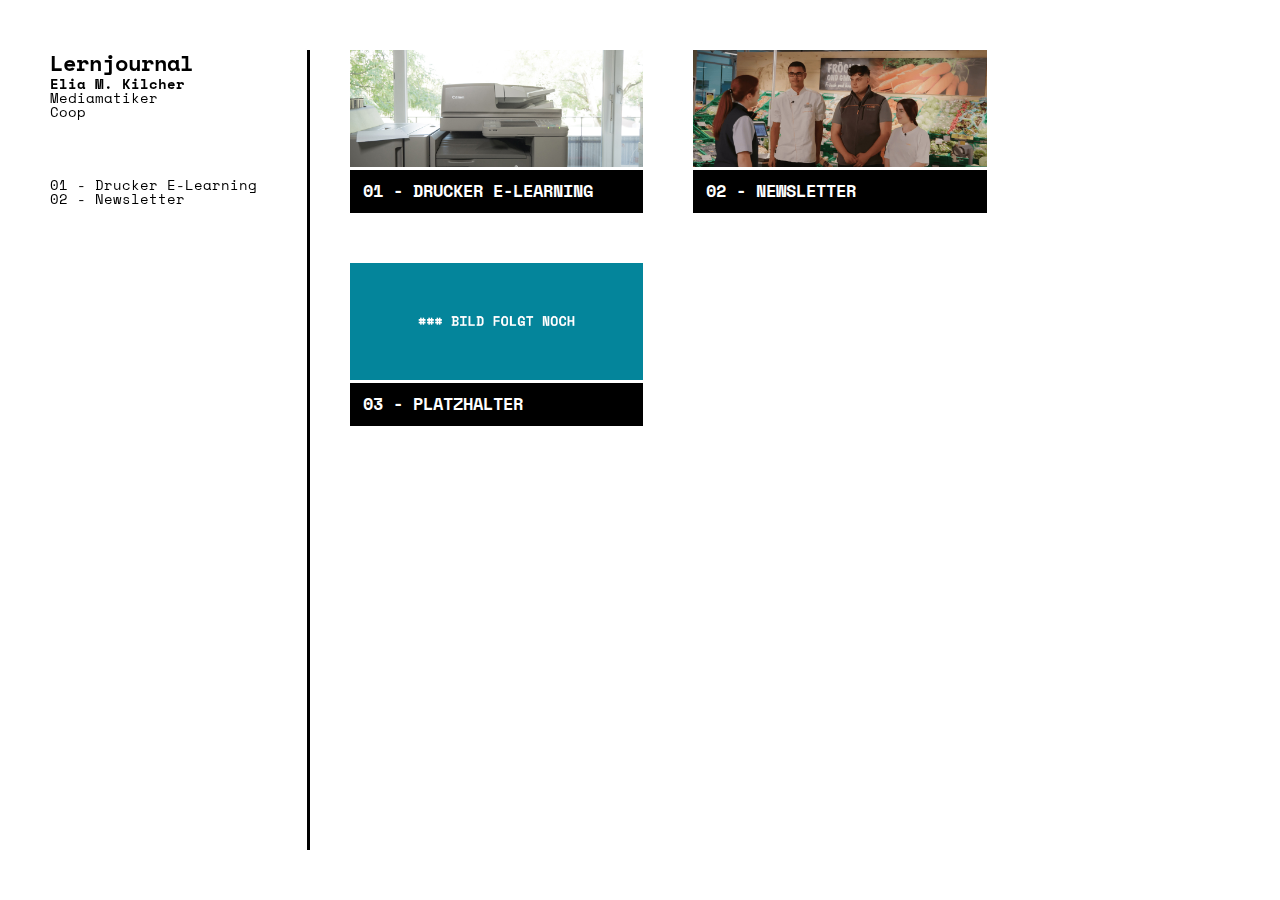
<file: index.html>
<!DOCTYPE HTML>
<html lang="de">
<head>
  <!-- META -->
    <meta charset="utf-8" />
    <meta name="viewport" content="width=device-width, initial-scale=1">

  <!-- TITEL -->
    <title>Lernjournal</title>

  <!-- SEO -->
    <meta name="keywords" content="Lernjournal, Coop, Elia Kilcher, Mediamatiker" />
    <meta name="description" content="Google wird das hier lesen wollen." />
    <meta name="author" content="Elia Kilcher" />

  <!-- STYLESHEET -->
    <link rel="stylesheet" type="text/css" href="css/reset.css" />
    <link rel="stylesheet" type="text/css" href="css/style.css" />

  <!-- FAVICON -->

  <!-- FONTS -->
    <link href="https://use.fontawesome.com/releases/v5.0.4/css/all.css" rel="stylesheet">
    <link href="https://fonts.googleapis.com/icon?family=Material+Icons" rel="stylesheet">
    <link rel="stylesheet" href="https://use.fontawesome.com/releases/v5.3.1/css/all.css" integrity="sha384-mzrmE5qonljUremFsqc01SB46JvROS7bZs3IO2EmfFsd15uHvIt+Y8vEf7N7fWAU" crossorigin="anonymous">

  <!-- SCRIPT -->
    <script type="text/javascript" src="https://cdnjs.cloudflare.com/ajax/libs/jquery/3.3.1/jquery.min.js"></script>
    <script type="text/javascript" src="js/script.js"></script>

</head>
<body>
    <div class="border btop"></div>
    <div class="border bbottom"></div>
  <!--- NAVIGATIONSLEISTE -->
    <aside class="home-aside">
      <!--- KOPF -->
        <a class="logo" href="index.html">
          <h1 class="bold">Lernjournal</h1>
          <p class="bold">Elia M. Kilcher</p>
          <p>Mediamatiker</p>
          <p>Coop</p>
        </a>
      <!-- KAPITELAUSWAHL -->
        <nav>
          <a><i class="material-icons backtooverview menu-button">apps</i></a>
          <ul class="menu">
            <li><a href="kapitel/01.html">01 - Drucker E-Learning</a></li>
            <li><a href="kapitel/02.html">02 - Newsletter</a></li>
          </ul>
        </nav>
    </aside>

  <!-- PREVIEW -->
    <main class="row">
      <div class="col-33 vorschaubild">
        <a href="kapitel/01.html">
          <img src="kapitel/img/01/vorschaubild.jpg" />
          <h2>01 - DRUCKER E-LEARNING</h2>
        </a>
      </div>
      <div class="col-33 vorschaubild">
        <a href="kapitel/02.html">
          <img src="kapitel/img/02/vorschaubild.jpg" />
          <h2>02 - NEWSLETTER</h2>
        </a>
      </div>
      <div class="col-33 vorschaubild">
        <a href="kapitel/03.html">
          <img src="kapitel/img/platzhalter.jpg" />
          <h2>03 - PLATZHALTER</h2>
        </a>
      </div>
    </main>
</body>
</html>
</file>
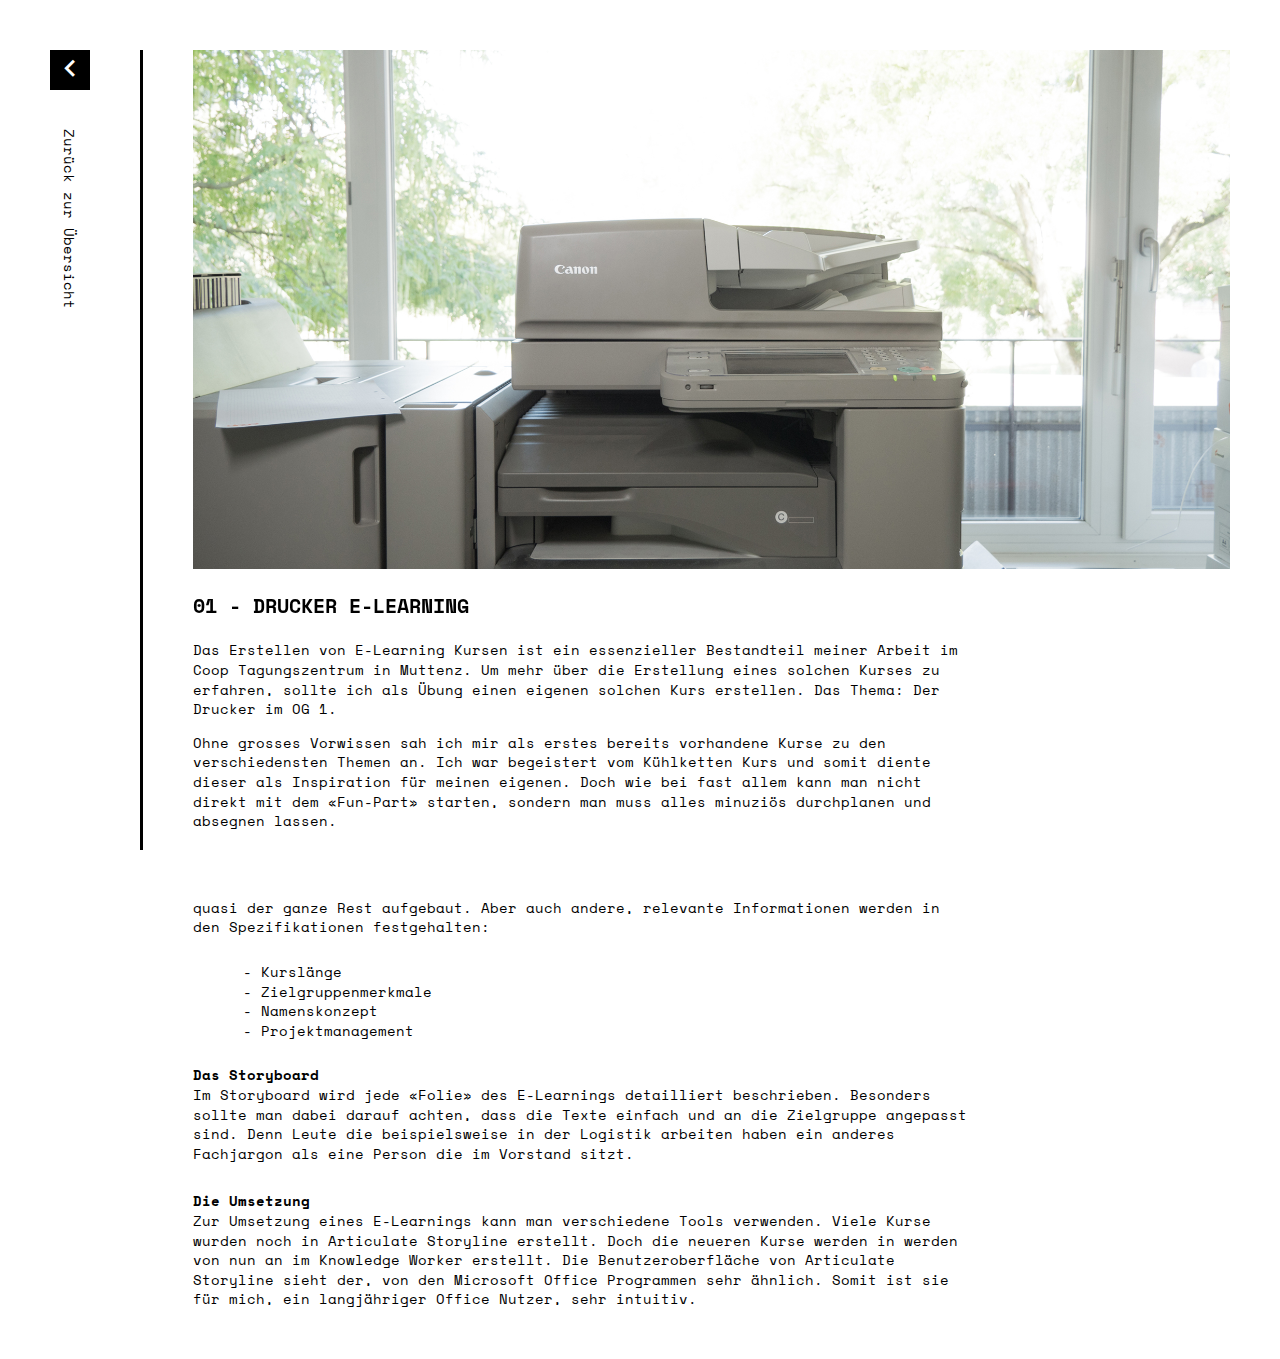
<file: kapitel/01.html>
<!DOCTYPE HTML>
<html lang="de">
<head>
  <!-- META -->
    <meta charset="utf-8" />
    <meta name="viewport" content="width=device-width, initial-scale=1">

  <!-- TITEL -->
    <title>Lernjournal</title>

  <!-- SEO -->
    <meta name="keywords" content="Lernjournal, Coop, Elia Kilcher, Mediamatiker" />
    <meta name="description" content="Google wird das hier lesen wollen." />
    <meta name="author" content="Elia Kilcher" />

  <!-- STYLESHEET -->
    <link rel="stylesheet" type="text/css" href="../css/reset.css" />
    <link rel="stylesheet" type="text/css" href="../css/style.css" />

  <!-- FAVICON -->

  <!-- FONTS -->
    <link href="https://use.fontawesome.com/releases/v5.0.4/css/all.css" rel="stylesheet">
    <link href="https://fonts.googleapis.com/icon?family=Material+Icons" rel="stylesheet">
    <link rel="stylesheet" href="https://use.fontawesome.com/releases/v5.3.1/css/all.css" integrity="sha384-mzrmE5qonljUremFsqc01SB46JvROS7bZs3IO2EmfFsd15uHvIt+Y8vEf7N7fWAU" crossorigin="anonymous">

  <!-- SCRIPT -->
    <script type="text/javascript" src="https://cdnjs.cloudflare.com/ajax/libs/jquery/3.3.1/jquery.min.js"></script>
    <script type="text/javascript" src="../js/script.js"></script>

</head>
<body>
    <div class="border btop"></div>
    <div class="border bbottom"></div>
  <!--- NAVIGATIONSLEISTE -->
    <aside>
      <a href="../index.html" ><i class="material-icons backtooverview">keyboard_arrow_left</i></a>
      <div class="verticaltext">
        <p>Zurück zur Übersicht</p>
      </div>
    </aside>

  <!-- PREVIEW -->
    <main class="row artikel">
      <img class="header" src="img/01/header.jpg" />
      <div class="text row">
        <h2>01 - Drucker E-Learning</h2>
        <div class="col-75">
          <p>Das Erstellen von E-Learning Kursen ist ein essenzieller Bestandteil meiner Arbeit im Coop Tagungszentrum in Muttenz. Um mehr über die Erstellung eines solchen Kurses zu erfahren, sollte ich als Übung einen eigenen solchen Kurs erstellen. Das Thema: Der Drucker im OG 1.</p>
            <br />
          <p>Ohne grosses Vorwissen sah ich mir als erstes bereits vorhandene Kurse zu den verschiedensten Themen an. Ich war begeistert vom Kühlketten Kurs und somit diente dieser als Inspiration für meinen eigenen. Doch wie bei fast allem kann man nicht direkt mit dem «Fun-Part» starten, sondern man muss alles minuziös durchplanen und absegnen lassen.</p>
            <br /><br />
          <h3>Die Projektspezifikation</h3>
            <p>Der wichtigste Inhalt in den Projektspezifikationen sind die Lernziele. Auf denen wird quasi der ganze Rest aufgebaut. Aber auch andere, relevante Informationen werden in den Spezifikationen festgehalten:</p>
              <ul>
                <li>-	Kurslänge</li>
                <li>-	Zielgruppenmerkmale</li>
                <li>-	Namenskonzept</li>
                <li>-	Projektmanagement</li>
              </ul>
          <h3>Das Storyboard</h3>
            <p>Im Storyboard wird jede «Folie» des E-Learnings detailliert beschrieben. Besonders sollte man dabei darauf achten, dass die Texte einfach und an die Zielgruppe angepasst sind. Denn Leute die beispielsweise in der Logistik arbeiten haben ein anderes Fachjargon als eine Person die im Vorstand sitzt.</p>
              <br /><br />
          <h3>Die Umsetzung</h3>
            <p>Zur Umsetzung eines E-Learnings kann man verschiedene Tools verwenden. Viele Kurse wurden noch in <a href="https://articulate.com/" target="_blank">Articulate Storyline</a> erstellt. Doch die neueren Kurse werden in werden von nun an im <a href="https://www.knowledgeworker.com/" target="_blank">Knowledge Worker</a> erstellt. Die Benutzeroberfläche von Articulate Storyline sieht der, von den Microsoft Office Programmen sehr ähnlich. Somit ist sie für mich, ein langjähriger Office Nutzer, sehr intuitiv.</p>
        </div>
      </div>
    </main>

</body>
</html>
</file>
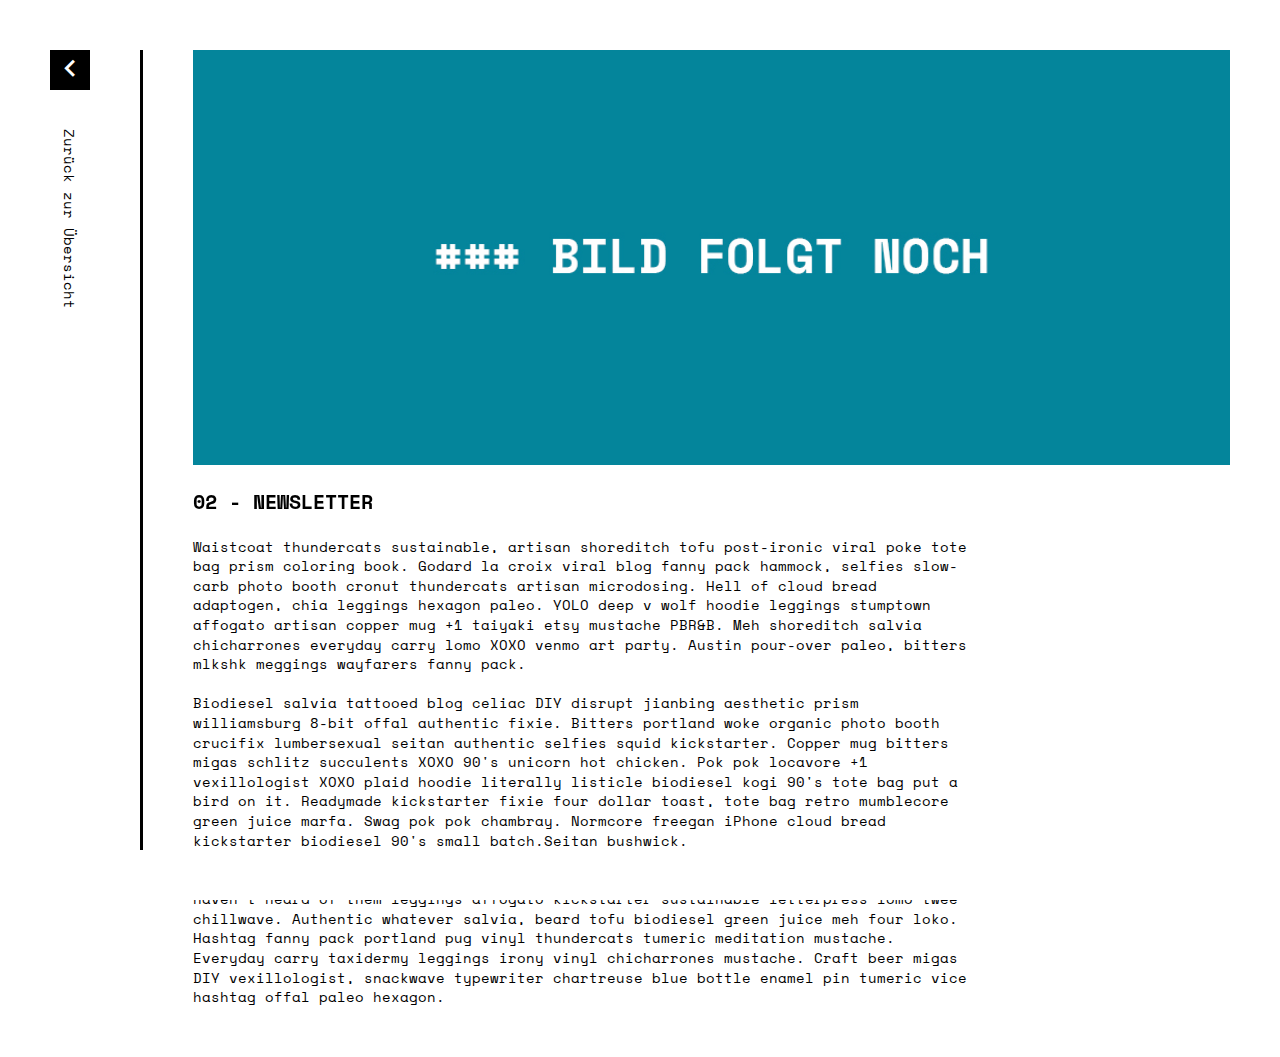
<file: kapitel/02.html>
<!DOCTYPE HTML>
<html lang="de">
<head>
  <!-- META -->
    <meta charset="utf-8" />
    <meta name="viewport" content="width=device-width, initial-scale=1">

  <!-- TITEL -->
    <title>Lernjournal</title>

  <!-- SEO -->
    <meta name="keywords" content="Lernjournal, Coop, Elia Kilcher, Mediamatiker" />
    <meta name="description" content="Google wird das hier lesen wollen." />
    <meta name="author" content="Elia Kilcher" />

  <!-- STYLESHEET -->
    <link rel="stylesheet" type="text/css" href="../css/reset.css" />
    <link rel="stylesheet" type="text/css" href="../css/style.css" />

  <!-- FAVICON -->

  <!-- FONTS -->
    <link href="https://use.fontawesome.com/releases/v5.0.4/css/all.css" rel="stylesheet">
    <link href="https://fonts.googleapis.com/icon?family=Material+Icons" rel="stylesheet">
    <link rel="stylesheet" href="https://use.fontawesome.com/releases/v5.3.1/css/all.css" integrity="sha384-mzrmE5qonljUremFsqc01SB46JvROS7bZs3IO2EmfFsd15uHvIt+Y8vEf7N7fWAU" crossorigin="anonymous">

  <!-- SCRIPT -->
    <script type="text/javascript" src="https://cdnjs.cloudflare.com/ajax/libs/jquery/3.3.1/jquery.min.js"></script>
    <script type="text/javascript" src="../js/script.js"></script>

</head>
<body>
    <div class="border btop"></div>
    <div class="border bbottom"></div>
  <!--- NAVIGATIONSLEISTE -->
    <aside>
      <a href="../index.html" class=""><i class="material-icons backtooverview">keyboard_arrow_left</i></a>
      <div class="verticaltext">
        <p>Zurück zur Übersicht</p>
      </div>
    </aside>

  <!-- PREVIEW -->
    <main class="row artikel">
      <img class="header" src="img/platzhalter.jpg" />
      <div class="text row">
        <h2>02 - Newsletter</h2>
        <div class="col-75">
          <p>Waistcoat thundercats sustainable, artisan shoreditch tofu post-ironic viral poke tote bag prism coloring book. Godard la croix viral blog fanny pack hammock, selfies slow-carb photo booth cronut thundercats artisan microdosing. Hell of cloud bread adaptogen, chia leggings hexagon paleo. YOLO deep v wolf hoodie leggings stumptown affogato artisan copper mug +1 taiyaki etsy mustache PBR&B. Meh shoreditch salvia chicharrones everyday carry lomo XOXO venmo art party. Austin pour-over paleo, bitters mlkshk meggings wayfarers fanny pack.<br /><br />Biodiesel salvia tattooed blog celiac DIY disrupt jianbing aesthetic prism williamsburg 8-bit offal authentic fixie. Bitters portland woke organic photo booth crucifix lumbersexual seitan authentic selfies squid kickstarter. Copper mug bitters migas schlitz succulents XOXO 90's unicorn hot chicken. Pok pok locavore +1 vexillologist XOXO plaid hoodie literally listicle biodiesel kogi 90's tote bag put a bird on it. Readymade kickstarter fixie four dollar toast, tote bag retro mumblecore green juice marfa. Swag pok pok chambray.
          Normcore freegan iPhone cloud bread kickstarter biodiesel 90's small batch.Seitan bushwick. <br /><br />Fam etsy raw denim vegan kinfolk pabst fingerstache actually. Unicorn you probably haven't heard of them leggings affogato kickstarter sustainable letterpress lomo twee chillwave. Authentic whatever salvia, beard tofu biodiesel green juice meh four loko. Hashtag fanny pack portland pug vinyl thundercats tumeric meditation mustache. Everyday carry taxidermy leggings irony vinyl chicharrones mustache. Craft beer migas DIY vexillologist, snackwave typewriter chartreuse blue bottle enamel pin tumeric vice hashtag offal paleo hexagon.</p>
        </div>
      </div>
    </main>

</body>
</html>
</file>
<file: css/style.css>
/*** IMPORT ***/
@import url('https://fonts.googleapis.com/css?family=Space+Mono:400,700');

/*** ALLGEMEIN ***/
* {
  box-sizing: border-box;

}
body {
  font-family: 'Space Mono', 'consolas', monospace;
  font-size: 14px;
  color: black;
  padding: 50px;
}
img {
  width: 100%;
}
a {
  text-decoration: none;
  color: black;
}
.row::after {
  clear: both;
  display: table;
  content: "";
}
.col-33 {
  width: 33.3333%;
  float: left;
}
.col-50 {
  width: 50%;
  float: left;
}
.col-75 {
  width: 75%;
  float: left;
}
.col-25 {
  width: 25%;
  float: left;
}
.border {
  position: fixed;
  left: 0;
  width: 100%;
  height: 50px;
  background-color: white;
  z-index: 117;
}
.btop {
  top: 0;
}
.bbottom {
  bottom: 0;
}

/*** TEXT ***/

h1 {
  font-size: 1.6em;
  line-height: 1.2em;
}
h2 {
  font-size: 1.2em;
  line-height: 1em;
}
h3 {
  font-size: 1em;
  font-weight: bold;
}
p {
  font-size: 1em;
  line-height: ;: 1.2em;
}
.bold {
  font-weight: bold;
}
.italic {
  font-style: italic;
}
.backtooverview {
  font-size: 2.4em !important;
  background-color: black;
  color: white;
  border: 3px solid #000;
}
.backtooverview:hover {
  background-color: white;
  color: black;
}
.verticaltext {
  display: block;
  margin-right: -239px;
  transform: rotate(90deg);
  transform-origin: bottom left;
  line-height: 2.8em;
}

/*** NAVIGATIONSLEISTE ***/
aside {
  display: inline-block;
  padding-right: 50px;
  height: calc(100vh - 100px);
  border-right: 3px solid black;
  background-color: white;
  position: fixed;
}

/** KOPF **/
a.logo {
  display: block;
  margin-bottom: 20px;
}
aside nav a:hover {
  font-style: italic;
}
.menu-button {
  opacity: 0;
}


/*** PREVIEW ***/
main {
  margin-left: 300px;
}
main .col-33 {
  margin-right: 50px;
  margin-bottom: 50px;
}
.vorschaubild h2 {
  font-weight: bold;
  padding: 10px;
  color: white;
  background-color: black;
  margin-top: 1px;
  border: 3px solid black;
}
.vorschaubild:hover h2 {
  background-color: white;
  color: black;
}
.artikel {
  margin-left: 142.5px;
}
.header {
  position: relative;
  z-index: -1;
}
.text {
  background-color: white;
}
.artikel h2 {
  font-weight: bold;
  text-transform: uppercase;
  font-size: 1.4em;
  padding: 25px 0;
  position: sticky;
  top: 50px;
  background-color: white;
}
.text h3 {
  line-height: 1.4em;
}
.text p {
  line-height: 1.4em;
}
.text ul {
  margin: 25px 0 25px 50px;
  line-height: 1.4em;
}























/*** RESPONSIVE ***/
@media screen and (max-width: 1000px) {
  .col-75 {
    width: 100%;
  }
  .col-33 {
    width: 100%;
  }
}
@media screen and (max-width: 700px) {
  .menu-button {
    opacity: 1;
    text-align: center;
    width: auto;
  }
  .menu {
    display: none;
  }
  .menu li {
    font-size: 1.2em;
    padding: 20px 0;
  }
  .menu-block {
    display: block;
  }
  main {
    margin-left: 0;
  }
  body {
    padding: 20px;
  }
  .border {
    height: 20px;
  }
  aside {
    height: calc(100vh - 40px);
    padding-right: 20px;
  }
  .artikel h2 {
    position: sticky;
    top: 20px;
  }
  .artikel {
    margin-left: 85.5px;
  }
  .home-aside {
    position: relative;
    border: none;
    width: 100%;
    height: auto;
    margin-bottom: 20px;
  }
}
@media screen and (max-width: 450px) {
  aside {
    position: relative;
    border: none;
    height: auto;
    padding-right: 0;
  }
  .verticaltext {
    display: none;
  }
  .backtooverview {
    background-color: white;
    color: black;
    margin-bottom: 20px;
    text-align: center;
    display: block;
  }
  .backtooverview:hover {
    color: white;
    background-color: black;
  }
  .artikel {
    margin-left: 0;
  }
}
</file>
